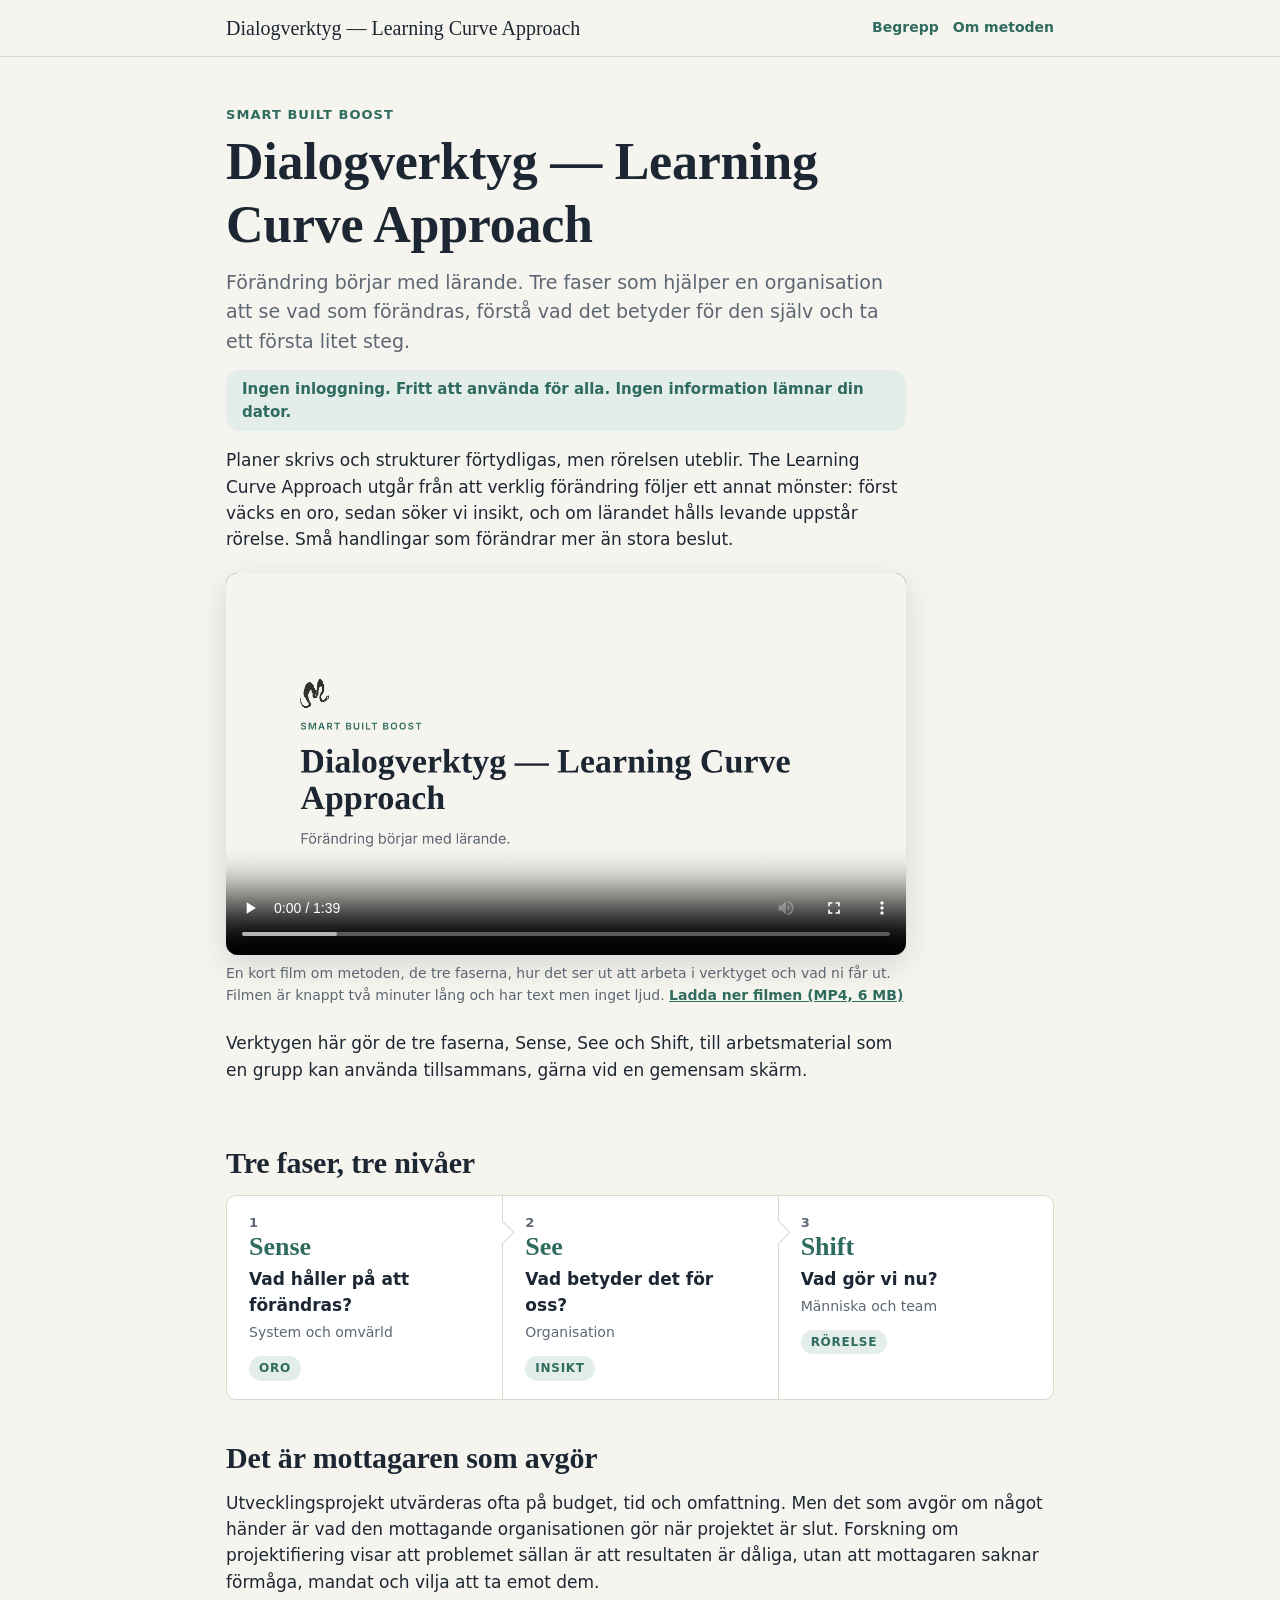
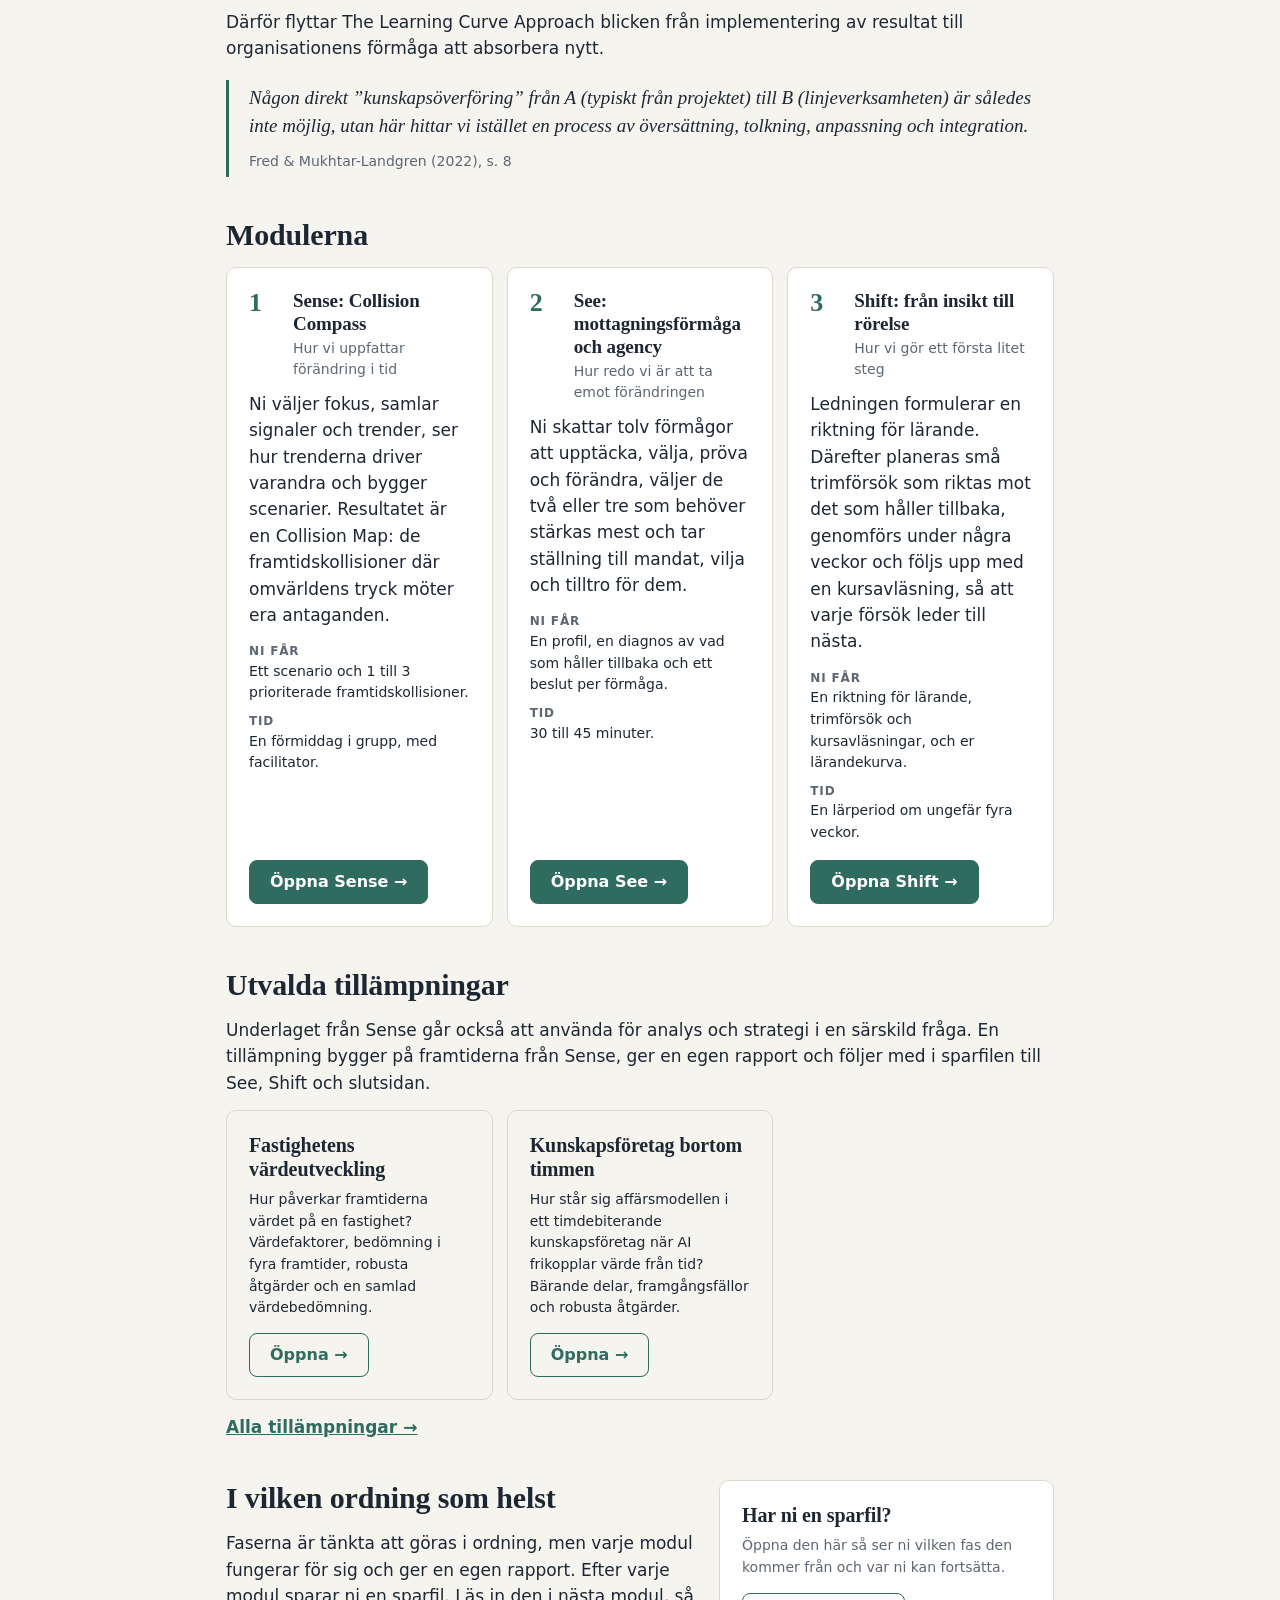
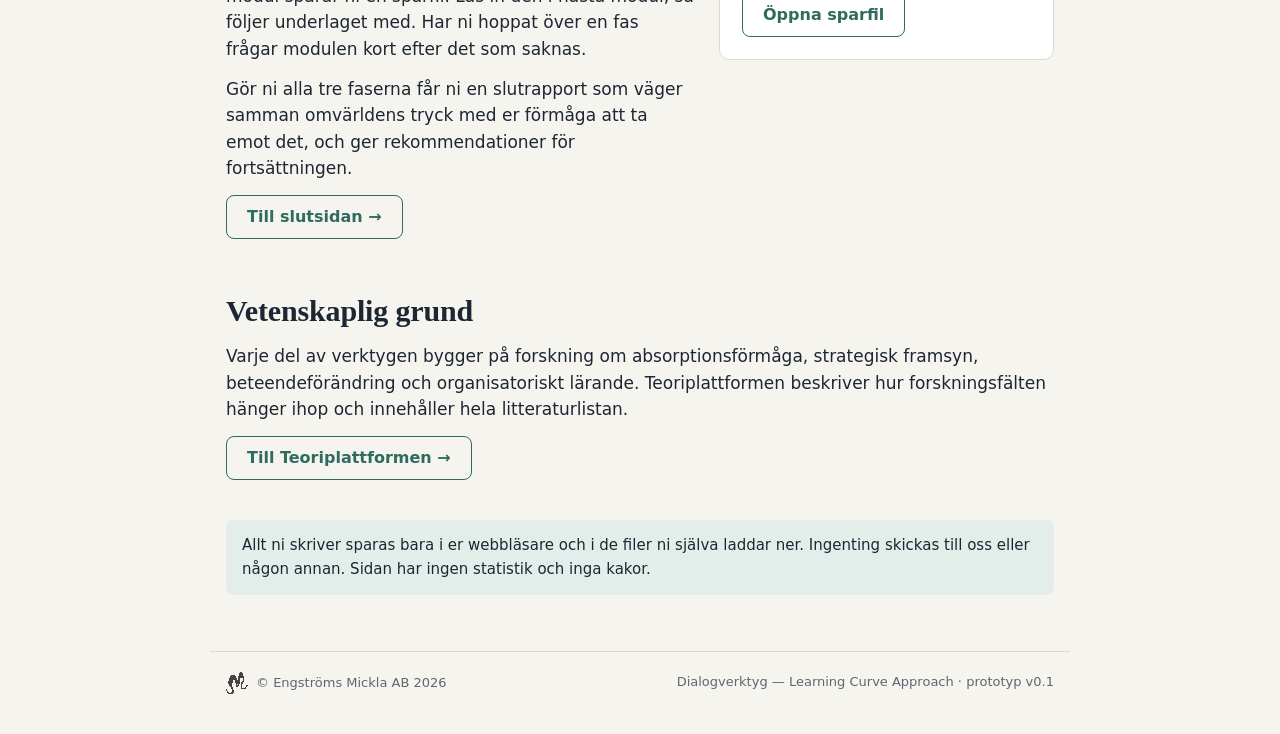
<file: index.html>
<!doctype html>
<html lang="sv">
<head>
<meta charset="utf-8">
<meta name="viewport" content="width=device-width, initial-scale=1">
<title>Dialogverktyg — Learning Curve Approach</title>
<meta name="description" content="Sense, See och Shift: verktyg för att se vad som förändras, förstå vad det betyder för organisationen och ta ett första litet steg. Utvecklat av Engströms Mickla AB.">
<meta name="robots" content="noindex">
<link rel="stylesheet" href="css/style.css">
<link rel="icon" href="data:image/svg+xml,%3Csvg xmlns='http://www.w3.org/2000/svg' viewBox='0 0 32 32'%3E%3Cpolygon points='16,3 28,12 24,27 8,27 4,12' fill='none' stroke='%232f6b5e' stroke-width='3'/%3E%3C/svg%3E">
</head>
<body>
<header class="topbar">
  <div class="wrap topbar-inner">
    <a class="brand" href="./"><span class="lang">Dialogverktyg — Learning Curve Approach</span><span class="kort">Dialogverktyg</span></a>
    <nav class="toplinks"><a href="begrepp/" target="_blank" rel="noopener">Begrepp</a><a href="om/" target="_blank" rel="noopener">Om metoden</a></nav>
  </div>
</header>
<main class="wrap landing" id="app" tabindex="-1">
  <noscript><p>Sidan behöver JavaScript för att fungera.</p></noscript>
</main>
<footer class="wrap footer" id="footer"></footer>
<input type="file" id="file-load" accept=".json,application/json" hidden>
<script src="js/lca.js"></script>
<script src="js/content.js"></script>
<script src="js/app.js"></script>
</body>
</html>
</file>
<file: css/style.css>
:root {
  --paper: #f6f4ef;
  --card: #ffffff;
  --ink: #1d2733;
  --muted: #5d6773;
  --line: #ddd8cd;
  --accent: #2f6b5e;
  --accent-soft: #e3eeea;
  --weak: #b8532c;
  --weak-soft: #f6e4dc;
  --strong: #a57a12;
  --strong-soft: #f5ecd3;
  --serif: "Iowan Old Style", "Palatino Linotype", Palatino, "Book Antiqua", Georgia, serif;
  --sans: system-ui, -apple-system, "Segoe UI", Roboto, "Helvetica Neue", Arial, sans-serif;
  color-scheme: light;
}
* { box-sizing: border-box; }
html { -webkit-text-size-adjust: 100%; }
body { margin: 0; background: var(--paper); color: var(--ink); font: 17px/1.55 var(--sans); }
.wrap { max-width: 860px; margin: 0 auto; padding: 0 16px; }
h1, h2, h3 { font-family: var(--serif); font-weight: 600; line-height: 1.2; letter-spacing: -0.005em; }
h1 { font-size: clamp(30px, 5vw, 42px); margin: 0 0 12px; }
h2 { font-size: clamp(24px, 3.6vw, 30px); margin: 0 0 10px; }
h3 { font-size: 20px; margin: 24px 0 8px; }
p { margin: 0 0 14px; }
.lead { font-size: 19px; color: var(--muted); }
.muted { color: var(--muted); }
.small { font-size: 14px; }
.eyebrow { font-size: 13px; letter-spacing: .08em; text-transform: uppercase; color: var(--accent); font-weight: 600; margin-bottom: 6px; }

.topbar { position: sticky; top: 0; z-index: 5; background: rgba(246,244,239,.94); backdrop-filter: blur(6px); border-bottom: 1px solid var(--line); }
.topbar-inner { display: flex; align-items: center; gap: 20px; height: 56px; }
.crumb { font: 600 12px/1 var(--sans); letter-spacing: .08em; color: var(--accent); text-decoration: none; border: 1px solid var(--accent); border-radius: 999px; padding: 6px 9px; margin-left: -8px; white-space: nowrap; }
.crumb:hover { background: var(--accent-soft); }
.brand { font-family: var(--serif); font-size: 20px; color: var(--ink); text-decoration: none; white-space: nowrap; overflow: hidden; text-overflow: ellipsis; min-width: 0; }
.progress { flex: 1; height: 4px; background: var(--line); border-radius: 2px; overflow: hidden; }
.progress span { display: block; height: 100%; width: 0; background: var(--accent); transition: width .3s; }

main.wrap { padding-top: 36px; padding-bottom: 40px; outline: none; }
.footer { padding-top: 20px; padding-bottom: 40px; border-top: 1px solid var(--line); font-size: 13px; color: var(--muted); display: flex; flex-wrap: wrap; gap: 6px 18px; justify-content: space-between; }

.card { background: var(--card); border: 1px solid var(--line); border-radius: 10px; padding: 22px; margin: 0 0 16px; }
.card.tight { padding: 16px 18px; }
.note { background: var(--accent-soft); border-radius: 8px; padding: 14px 16px; margin: 0 0 16px; font-size: 15px; }
.note.weak { background: var(--weak-soft); }
.note.strong { background: var(--strong-soft); }

.btn { font: 600 16px/1 var(--sans); padding: 13px 20px; border-radius: 8px; border: 1px solid var(--accent); background: var(--accent); color: #fff; cursor: pointer; text-decoration: none; display: inline-flex; align-items: center; gap: 8px; }
.btn:hover { filter: brightness(1.08); }
.btn:disabled { opacity: .4; cursor: not-allowed; filter: none; }
.btn.ghost { background: transparent; color: var(--accent); }
.btn.quiet { background: transparent; border-color: transparent; color: var(--muted); padding-left: 4px; padding-right: 4px; }
.btn:focus-visible, .choice:focus-visible, .likert button:focus-visible, input:focus-visible, textarea:focus-visible { outline: 3px solid #8fb9ad; outline-offset: 2px; }
.actions { display: flex; flex-wrap: wrap; gap: 10px; align-items: center; margin-top: 24px; }
.actions .spacer { flex: 1; }
.navrow { display: flex; justify-content: space-between; align-items: center; gap: 10px; margin-top: 28px; padding-top: 18px; border-top: 1px solid var(--line); }
.hint { font-size: 14px; color: var(--muted); }

label.field { display: block; margin-bottom: 16px; }
label.field span { display: block; font-weight: 600; margin-bottom: 6px; font-size: 15px; }
input[type=text], input[type=date], textarea { width: 100%; font: 16px/1.4 var(--sans); padding: 11px 12px; border: 1px solid #c9c3b6; border-radius: 8px; background: #fff; color: var(--ink); }
textarea { min-height: 96px; resize: vertical; }
.radios { display: flex; flex-wrap: wrap; gap: 8px; margin-bottom: 16px; }
.radios label { display: inline-flex; align-items: center; gap: 8px; border: 1px solid var(--line); background: #fff; padding: 10px 14px; border-radius: 8px; cursor: pointer; font-size: 15px; }
.radios input { accent-color: var(--accent); }

.levels { display: grid; gap: 10px; margin: 18px 0 8px; }
.choice { display: grid; grid-template-columns: 44px 1fr; gap: 12px; align-items: start; text-align: left; width: 100%; background: #fff; border: 1.5px solid var(--line); border-radius: 10px; padding: 14px 16px; cursor: pointer; font: inherit; color: inherit; }
.choice:hover { border-color: #b5ae9f; }
.choice[aria-pressed=true] { border-color: var(--accent); background: var(--accent-soft); box-shadow: inset 0 0 0 1px var(--accent); }
.choice .num { font: 600 22px/1 var(--serif); color: var(--accent); padding-top: 2px; }
.choice b { display: block; margin-bottom: 2px; }
.choice .desc { color: var(--muted); font-size: 15px; }
.halfsteps { display: flex; flex-wrap: wrap; align-items: center; gap: 8px; margin: 10px 0 0; font-size: 15px; color: var(--muted); }
.halfsteps button { font: 600 14px var(--sans); border: 1px solid var(--line); background: #fff; color: var(--ink); border-radius: 999px; padding: 7px 12px; cursor: pointer; }
.halfsteps button[aria-pressed=true] { background: var(--accent); border-color: var(--accent); color: #fff; }
.capmeta { display: grid; grid-template-columns: 1fr 1fr; gap: 14px; margin-top: 12px; }
.capmeta div { font-size: 15px; }
.capmeta b { display: block; font-size: 12px; text-transform: uppercase; letter-spacing: .07em; color: var(--muted); margin-bottom: 2px; }

.statement { padding: 16px 0; border-top: 1px solid var(--line); }
.statement:first-of-type { border-top: 0; }
.statement p { margin-bottom: 10px; }
.likert { display: grid; grid-template-columns: repeat(5, 1fr); gap: 6px; }
.likert button { font: 14px/1.2 var(--sans); padding: 10px 4px; border: 1px solid var(--line); background: #fff; border-radius: 8px; cursor: pointer; color: var(--ink); min-height: 52px; }
.likert button b { display: block; font-size: 17px; margin-bottom: 2px; }
.likert button[aria-pressed=true] { background: var(--accent); border-color: var(--accent); color: #fff; }

.radar-wrap { display: grid; grid-template-columns: minmax(0, 1.5fr) minmax(0, 1fr); gap: 20px; align-items: center; }
.radar svg { width: 100%; height: auto; display: block; }
.index-big { font: 600 52px/1 var(--serif); color: var(--accent); }
.legend { display: flex; flex-wrap: wrap; gap: 6px 16px; font-size: 14px; color: var(--muted); margin-top: 8px; }
.legend i { display: inline-block; width: 12px; height: 12px; border-radius: 3px; margin-right: 6px; vertical-align: -1px; }

.picklist { display: grid; gap: 8px; margin: 14px 0; }
.pick { display: grid; grid-template-columns: 26px 1fr auto; gap: 10px; align-items: center; background: #fff; border: 1px solid var(--line); border-radius: 8px; padding: 10px 14px; cursor: pointer; font-size: 15px; }
.pick input { accent-color: var(--weak); width: 18px; height: 18px; }
.pick.proposed { border-color: var(--weak); }
.pick .score { font-weight: 600; font-variant-numeric: tabular-nums; }
.tag { display: inline-block; font-size: 12px; font-weight: 600; padding: 2px 8px; border-radius: 999px; background: var(--weak-soft); color: var(--weak); margin-left: 6px; }
.tag.strong { background: var(--strong-soft); color: var(--strong); }

.axes { display: grid; gap: 10px; margin: 10px 0 18px; }
.axis { display: grid; grid-template-columns: 92px 1fr 40px; gap: 10px; align-items: center; font-size: 15px; }
.axis .bar { height: 12px; background: #eceae4; border-radius: 6px; position: relative; overflow: hidden; }
.axis .bar span { position: absolute; inset: 0 auto 0 0; background: var(--accent); border-radius: 6px; }
.axis.weakest .bar span { background: var(--weak); }
.axis .val { text-align: right; font-variant-numeric: tabular-nums; font-weight: 600; }
.axis.sub { font-size: 13px; color: var(--muted); }
.axis.sub .bar { height: 6px; }
.axis.sub .bar span { background: #9fb8b0; }

.decisions { display: grid; gap: 8px; margin: 10px 0; }
.decisions .choice { grid-template-columns: 1fr; padding: 12px 16px; }

table.facil { width: 100%; border-collapse: collapse; font-size: 14px; background: #fff; }
table.facil th, table.facil td { padding: 8px 10px; border-bottom: 1px solid var(--line); text-align: left; }
table.facil td.n { text-align: center; font-variant-numeric: tabular-nums; }
table.facil tr.spread td { background: var(--weak-soft); }
.tablewrap { overflow-x: auto; border: 1px solid var(--line); border-radius: 8px; }

.startgrid { display: grid; grid-template-columns: repeat(auto-fit, minmax(220px, 1fr)); gap: 14px; margin-top: 22px; }
.startgrid .card h3 { margin-top: 0; }
.steps-ol { padding-left: 20px; color: var(--muted); font-size: 15px; }
.steps-ol li { margin-bottom: 4px; }
.toast { position: fixed; left: 50%; bottom: 24px; transform: translateX(-50%); background: var(--ink); color: #fff; padding: 12px 18px; border-radius: 8px; font-size: 15px; z-index: 20; max-width: calc(100% - 32px); }

@media (max-width: 680px) {
  body { font-size: 16px; }
  main.wrap { padding-top: 24px; }
  .radar-wrap, .startgrid, .capmeta { grid-template-columns: 1fr; }
  .radar { margin: 0 -8px; }
  .likert button { font-size: 0; min-height: 46px; }
  .likert button b { font-size: 17px; margin: 0; }
  .likert-labels { display: flex; justify-content: space-between; font-size: 12px; color: var(--muted); margin-top: 4px; }
  .axis { grid-template-columns: 76px 1fr 36px; }
  .card { padding: 18px 16px; }
}
@media (min-width: 681px) { .likert-labels { display: none; } }

.summary { border-left: 4px solid var(--accent); }
.summary h3 { margin-top: 14px; }
.recs { padding-left: 22px; margin: 0; }
.recs li { margin-bottom: 10px; }
.recs li::marker { font-weight: 700; color: var(--accent); }

/* ---------- landningssidan ---------- */
.landing section { margin-bottom: 40px; }
.landing .hero { padding: 12px 0 8px; max-width: 680px; }
.landing .hero h1 { font-size: clamp(34px, 6vw, 52px); }
h2.section { margin: 0 0 14px; }
.phases { list-style: none; padding: 0; margin: 0 0 40px; display: grid; grid-template-columns: repeat(3, 1fr); gap: 0; border: 1px solid var(--line); border-radius: 10px; background: var(--card); overflow: hidden; }
.phase { position: relative; padding: 20px 22px 18px; display: grid; gap: 4px; align-content: start; }
.phase + .phase { border-left: 1px solid var(--line); }
.phase + .phase::before { content: ""; position: absolute; left: -9px; top: 28px; width: 16px; height: 16px; background: var(--card); border-top: 1px solid var(--line); border-right: 1px solid var(--line); transform: rotate(45deg); }
.phase-nr { font: 600 13px/1 var(--sans); letter-spacing: .08em; color: var(--muted); }
.phase-name { font: 600 26px/1.1 var(--serif); color: var(--accent); }
.phase-q { font-weight: 600; }
.phase-meta { font-size: 14px; color: var(--muted); }
.phase-move { justify-self: start; margin-top: 8px; font-size: 12px; font-weight: 600; letter-spacing: .06em; text-transform: uppercase; color: var(--accent); background: var(--accent-soft); border-radius: 999px; padding: 3px 10px; }
.quote { margin: 18px 0 0; padding: 4px 0 4px 20px; border-left: 3px solid var(--accent); }
.quote p { font: italic 19px/1.5 var(--serif); margin-bottom: 6px; }
.quote cite { font-size: 14px; color: var(--muted); font-style: normal; }
.modgrid { display: grid; grid-template-columns: repeat(3, 1fr); gap: 14px; align-items: stretch; }
.modcard { display: flex; flex-direction: column; margin: 0; }
.modcard > .btn, .modcard > .soon-tag { margin-top: auto; align-self: flex-start; }
.modcard.soon { background: transparent; border-style: dashed; }
.modhead { display: grid; grid-template-columns: 34px 1fr; gap: 10px; align-items: start; margin-bottom: 10px; }
.modhead h3 { margin: 0 0 2px; font-size: 19px; }
.modhead p { margin: 0; }
.modnr { font: 600 26px/1 var(--serif); color: var(--accent); }
.modfacts { margin: 0 0 16px; display: grid; gap: 8px; font-size: 14px; }
.modfacts dt { font-size: 12px; text-transform: uppercase; letter-spacing: .07em; color: var(--muted); font-weight: 600; }
.modfacts dd { margin: 0; }
.soon-tag { background: var(--line); color: var(--muted); font-size: 13px; padding: 5px 12px; margin-left: 0; }
.split { display: grid; grid-template-columns: 1.4fr 1fr; gap: 24px; align-items: start; }
.opened { border-left: 4px solid var(--accent); margin-top: -16px; margin-bottom: 40px; }
.refs { padding-left: 20px; font-size: 14px; color: var(--muted); }
.refs li { margin-bottom: 6px; }
@media (max-width: 760px) {
  .modgrid, .split { grid-template-columns: 1fr; }
  .phases { grid-template-columns: 1fr; }
  .phase + .phase { border-left: 0; border-top: 1px solid var(--line); }
  .phase + .phase::before { left: 28px; top: -9px; transform: rotate(135deg); }
}

.footer .maker { display: inline-flex; align-items: center; gap: 8px; }
.footer .maker img { width: 22px; height: 22px; image-rendering: pixelated; opacity: .72; }
@media (max-width: 680px) {
  .brand { font-size: 15px; line-height: 1.2; white-space: normal; }
  .topbar-inner { gap: 14px; }
  .progress { min-width: 40px; }
}

/* ---------- Sense ---------- */
.seg { display: flex; flex-wrap: wrap; gap: 6px; margin: 4px 0 12px; }
.seg button { font: 500 14px/1.2 var(--sans); padding: 9px 12px; border: 1px solid var(--line); background: #fff; color: var(--ink); border-radius: 8px; cursor: pointer; }
.seg button:hover { border-color: #b5ae9f; }
.seg button[aria-pressed=true] { background: var(--accent); border-color: var(--accent); color: #fff; }
.seg button:focus-visible, .chip:focus-visible, .del:focus-visible { outline: 3px solid #8fb9ad; outline-offset: 2px; }
.lbl { display: block; font-size: 13px; font-weight: 600; color: var(--muted); margin-top: 6px; }
.picklist.cols { grid-template-columns: repeat(auto-fill, minmax(260px, 1fr)); }
.picklist.cols .pick { grid-template-columns: 26px 1fr; }
.tnr { display: inline-flex; align-items: center; justify-content: center; min-width: 24px; height: 24px; border-radius: 12px; background: var(--ink); color: #fff; font: 700 12px/1 var(--sans); padding: 0 6px; }
.tnr.inline { margin-right: 8px; vertical-align: 1px; }
.area { padding-bottom: 8px; }
.area-head { display: flex; align-items: center; gap: 8px; margin-bottom: 8px; }
.trow { display: grid; grid-template-columns: 28px 1fr 1fr 32px; gap: 10px; align-items: start; padding: 8px 0; border-top: 1px solid var(--line); }
.trow label span { display: block; font-size: 12px; color: var(--muted); font-weight: 600; margin-bottom: 3px; }
.trow textarea { min-height: 54px; font-size: 15px; padding: 8px 10px; }
.trow .tnr { margin-top: 22px; }
.del { width: 32px; height: 32px; margin-top: 20px; border: 1px solid var(--line); background: #fff; border-radius: 8px; color: var(--muted); font-size: 18px; line-height: 1; cursor: pointer; }
.del:hover { color: var(--weak); border-color: var(--weak); }
.small-btn { font-size: 14px; padding: 8px 10px; }
.chips { display: flex; flex-wrap: wrap; gap: 8px; margin-bottom: 16px; }
.chip { font: 500 14px var(--sans); border: 1px dashed #b5ae9f; background: transparent; color: var(--ink); border-radius: 999px; padding: 7px 12px; cursor: pointer; }
.chip:hover { background: #fff; }
.chartcard .chart svg { width: 100%; height: auto; display: block; }
.rate-head { display: flex; align-items: center; gap: 10px; flex-wrap: wrap; margin-bottom: 6px; }
.rate-grid { display: grid; grid-template-columns: 1fr 1fr; gap: 6px 18px; }
.rate .seg { margin-bottom: 4px; gap: 4px; }
.rate .seg button { padding: 7px 9px; font-size: 13px; }
.tag.plain { background: var(--line); color: var(--muted); }
.tag.cat-drivande { background: var(--accent-soft); color: var(--accent); margin: 0 4px 0 0; }
.tag.cat-kritisk { background: var(--weak-soft); color: var(--weak); margin: 0 4px 0 0; }
.tag.cat-paverkad { background: #e4e9f4; color: #3d5a99; margin: 0 4px 0 0; }
.tag.cat-buffrande { background: var(--line); color: var(--muted); margin: 0 4px 0 0; }
.qcount { font-size: 14px; color: var(--muted); margin-bottom: 8px; }
.qbox { background: #fff; border: 1px solid var(--line); border-left: 4px solid var(--accent); border-radius: 10px; padding: 22px; }
.qtext { font: 500 clamp(20px, 3vw, 26px)/1.4 var(--serif); margin: 0; }
.qtext b { color: var(--accent); }
.two { display: grid; grid-template-columns: 1fr 1fr; gap: 0 14px; margin-top: 10px; }
.two .field { margin-bottom: 8px; }
.scen-wrap { display: grid; grid-template-columns: 26px 1fr; grid-template-rows: auto auto; gap: 6px; }
.axis-y { grid-row: 1; display: flex; align-items: center; justify-content: center; }
.axis-y span { writing-mode: vertical-rl; transform: rotate(180deg); font-size: 13px; font-weight: 600; color: var(--muted); white-space: nowrap; }
.axis-x { grid-column: 2; text-align: center; font-size: 13px; font-weight: 600; color: var(--muted); }
.scen-grid { display: grid; grid-template-columns: 1fr 1fr; gap: 12px; }
.scen-grid .card { margin: 0; }
.scen-grid.report { margin-bottom: 16px; }
.scen-k { margin-bottom: 8px; }
.chosen { border-color: var(--accent); box-shadow: inset 0 0 0 1px var(--accent); }
.vrow { padding: 12px 16px; margin-bottom: 8px; }
.vrow.on { border-color: var(--accent); }
.vcheck { display: grid; grid-template-columns: 26px 1fr; gap: 10px; align-items: start; cursor: pointer; }
.vcheck input { accent-color: var(--accent); width: 18px; height: 18px; margin-top: 3px; }
.vind-head { display: flex; justify-content: space-between; align-items: center; gap: 10px; flex-wrap: wrap; }
.vind-head .seg { margin: 0; }
.vind { padding: 12px 16px; margin-bottom: 8px; }
.prop { display: flex; justify-content: space-between; align-items: center; gap: 12px; padding: 10px 0; border-top: 1px solid var(--line); }
.prop:first-of-type { border-top: 0; }
.prop .btn { white-space: nowrap; flex-shrink: 0; }
.koll-head { display: grid; grid-template-columns: 34px 1fr 32px; gap: 10px; align-items: center; margin-bottom: 12px; }
.koll-head input { font-weight: 600; }
.koll-head .del { margin-top: 0; }
.kollnr { width: 30px; height: 30px; border-radius: 15px; border: 2px solid var(--weak); color: var(--weak); display: inline-flex; align-items: center; justify-content: center; font-weight: 700; }
.parking { margin-top: 26px; background: var(--strong-soft); border-radius: 8px; padding: 10px 14px; }
.parking summary { cursor: pointer; font-weight: 600; font-size: 15px; color: var(--strong); }
.parking textarea { min-height: 70px; background: #fffdf6; }
.parking p { margin: 8px 0 6px; }
.next { border-left: 4px solid var(--accent); margin-top: 24px; }
table.mtab td:first-child { min-width: 180px; }
@media (max-width: 680px) {
  .trow { grid-template-columns: 24px 1fr 32px; }
  .trow label:nth-of-type(2) { grid-column: 2; }
  .trow .del { grid-column: 3; grid-row: 1; }
  .rate-grid, .two, .scen-grid { grid-template-columns: 1fr; }
  .scen-wrap { grid-template-columns: 1fr; }
  .axis-y, .axis-x { display: none; }
  .seg button { padding: 8px 9px; font-size: 13px; }
  .prop { flex-direction: column; align-items: flex-start; }
}

.trow .from { grid-column: 2 / -1; margin-top: -4px; }
ul.futures { padding-left: 20px; margin: 0 0 14px; }
ul.futures li { margin-bottom: 8px; }
ul.futures li.till { font-weight: 500; }

.tlegend { list-style: none; padding: 0; margin: 12px 0 0; display: grid; grid-template-columns: repeat(auto-fill, minmax(260px, 1fr)); gap: 6px 16px; font-size: 14px; }
.tlegend li { display: flex; gap: 8px; align-items: flex-start; }
.tlegend .tnr { margin-top: 1px; }
.missing { font-size: 14px; color: var(--weak); text-align: right; margin-top: 8px; min-height: 1em; }
@media (max-width: 680px) { .missing { text-align: left; } }
.chips.ex { align-items: center; margin: 10px 0 4px; }
.chips.ex .chip { font-size: 13px; padding: 5px 10px; }
.tnr.koll-nr { background: #b8532c; }

/* ---------- Begrepp, Om metoden, toppnavigering ---------- */
.toplinks { display: flex; gap: 14px; margin-left: auto; font-size: 14px; white-space: nowrap; }
.toplinks a { color: var(--accent); text-decoration: none; font-weight: 600; }
.toplinks a:hover { text-decoration: underline; }
.topbar-inner .progress + .toplinks, .topbar-inner .toplinks + .progress { margin-left: 0; }
.info h1 { margin-top: 8px; }
.glossary { margin: 0; }
.gterm { background: var(--card); border: 1px solid var(--line); border-radius: 10px; padding: 14px 18px; margin-bottom: 10px; scroll-margin-top: 80px; }
.gterm.hit { border-color: var(--accent); box-shadow: inset 0 0 0 1px var(--accent); }
.gterm dt { font: 600 18px/1.3 var(--serif); margin-bottom: 4px; }
.gterm dd { margin: 0; font-size: 15px; }
.contact a { color: var(--accent); }
.about { font-size: 14px; }
.about summary { cursor: pointer; font-weight: 600; color: var(--accent); }
@media (max-width: 680px) {
  .toplinks { gap: 10px; font-size: 13px; }
  .topbar-inner .progress { display: none; }
}
.about-note a { color: var(--accent); font-weight: 600; white-space: nowrap; }
.report-block h3 { margin-top: 18px; }
ul.analys { padding-left: 20px; margin: 0 0 8px; }
ul.analys li { margin-bottom: 8px; }
h2.details-head { margin: 34px 0 14px; padding-top: 14px; border-top: 2px solid var(--line); font-size: 22px; }

/* ---------- Shift ---------- */
.canvas { display: grid; grid-template-columns: 1fr 1fr; gap: 12px; margin-bottom: 16px; }
.canvas .card { margin: 0; }
ul.plain { list-style: none; padding: 0; margin: 0; }
ul.plain li { padding: 6px 0; border-top: 1px solid var(--line); font-size: 15px; }
ul.plain li:first-child { border-top: 0; }
.kollnr.q { border-color: var(--accent); color: var(--accent); }
.koll textarea { margin-bottom: 4px; }
.chip.on { background: var(--accent-soft); border: 1px solid var(--accent); color: var(--accent); }
.behov { padding: 12px 0; border-top: 1px solid var(--line); }
.behov:first-of-type { border-top: 0; }
.ramp { margin: 6px 0 8px; }
.ramp-row { display: grid; grid-template-columns: 30px 1fr auto; gap: 10px; align-items: center; padding: 10px 0; border-top: 1px solid var(--line); }
.ramp-act { display: flex; gap: 6px; flex-wrap: wrap; justify-content: flex-end; }
.axis.rr { grid-template-columns: 240px 1fr 80px; font-size: 14px; }
.bar2 { display: grid; gap: 4px; }
.bar2 .bar { height: 8px; }
@media (max-width: 680px) {
  .canvas { grid-template-columns: 1fr; }
  .ramp-row { grid-template-columns: 26px 1fr; }
  .ramp-act { grid-column: 2; justify-content: flex-start; }
  .axis.rr { grid-template-columns: 1fr 70px; }
  .axis.rr .bar2 { grid-column: 1 / -1; grid-row: 2; }
}
.toc ol { margin: 6px 0 0; padding-left: 20px; font-size: 15px; }
.toc a, .info .eyebrow a, .info p a { color: var(--accent); }
.info .btn { color: #fff; text-decoration: none; }
.info .btn.ghost { color: var(--accent); }
.info h2.section { scroll-margin-top: 80px; }
.refs.lit li { margin-bottom: 8px; }

.brand .kort { display: none; }
@media (max-width: 680px) { .brand .lang { display: none; } .brand .kort { display: inline; } }

.navrow .savebtn { margin-left: auto; margin-right: 6px; font-size: 14px; }
@media (max-width: 680px) { .navrow .savebtn { padding: 8px 4px; font-size: 13px; margin-right: 0; } .navrow { gap: 4px; } }

/* ---------- Slutsidan ---------- */
.verdict-row { display: grid; grid-template-columns: 1fr 1fr; gap: 12px; margin-bottom: 14px; }
.verdict { margin: 0; border-left: 5px solid var(--accent); }
.verdict-name { font: 600 22px/1.25 var(--serif); }
.verdict.lage-sarbar { border-left-color: var(--weak); }
.verdict.lage-fara { border-left-color: #8c3b1b; }
.verdict.lage-over { border-left-color: var(--strong); }
.verdict.kurva-tidigt, .verdict.kurva-borjat { border-left-color: var(--strong); }
.kedja { display: grid; grid-template-columns: repeat(3, 1fr); gap: 12px; margin-bottom: 16px; }
.kedja .fas { margin: 0; }
.small-big { font-size: 38px; }
.bered .chart { max-width: 520px; margin: 0 auto; }
ul.crit { list-style: none; padding: 0; margin: 0; }
ul.crit li { padding: 8px 0; border-top: 1px solid var(--line); font-size: 15px; }
ul.crit li:first-child { border-top: 0; }
@media (max-width: 760px) { .verdict-row, .kedja { grid-template-columns: 1fr; } }

.landing .film { margin: 20px 0 24px; }
.landing .film video { width: 100%; height: auto; display: block; border-radius: 12px; background: #1d2733; box-shadow: 0 10px 30px rgba(29,39,51,.14); }
.landing .film a { color: var(--accent); font-weight: 600; }

.landing .fritt { display: inline-block; font-weight: 600; font-size: 15px; line-height: 1.5; color: var(--accent); background: var(--accent-soft); border-radius: 14px; padding: 8px 16px; margin: 0 0 16px; }

/* Utvalda tillämpningar */
.tillgrid { grid-template-columns: repeat(auto-fill, minmax(260px, 1fr)); }
table.vmatris td.n { font-size: 16px; }
table.vmatris td.neg { color: var(--weak); background: var(--weak-soft); }
table.vmatris td.pos { color: var(--accent); background: var(--accent-soft); }
table.vmatris td.noll { color: var(--muted); }
table.vmatris tr.sum td { font-size: 13px; background: var(--paper); }
table.vmatris th.n { font-size: 13px; font-weight: 600; }
.landing .tillampningar .modcard { background: transparent; }
.tillgrid + .note { margin-top: 22px; }
.landing .tillampningar p > a { color: var(--accent); font-weight: 600; }
.backlink { color: var(--accent); font-weight: 600; text-decoration: none; }
@media (max-width: 600px) { .landing .fritt span { display: block; } }
table.vmatris td.n.small { font-size: 13px; }
table.vmatris tr.falla td:first-child .tag { margin-left: 4px; }
</file>
